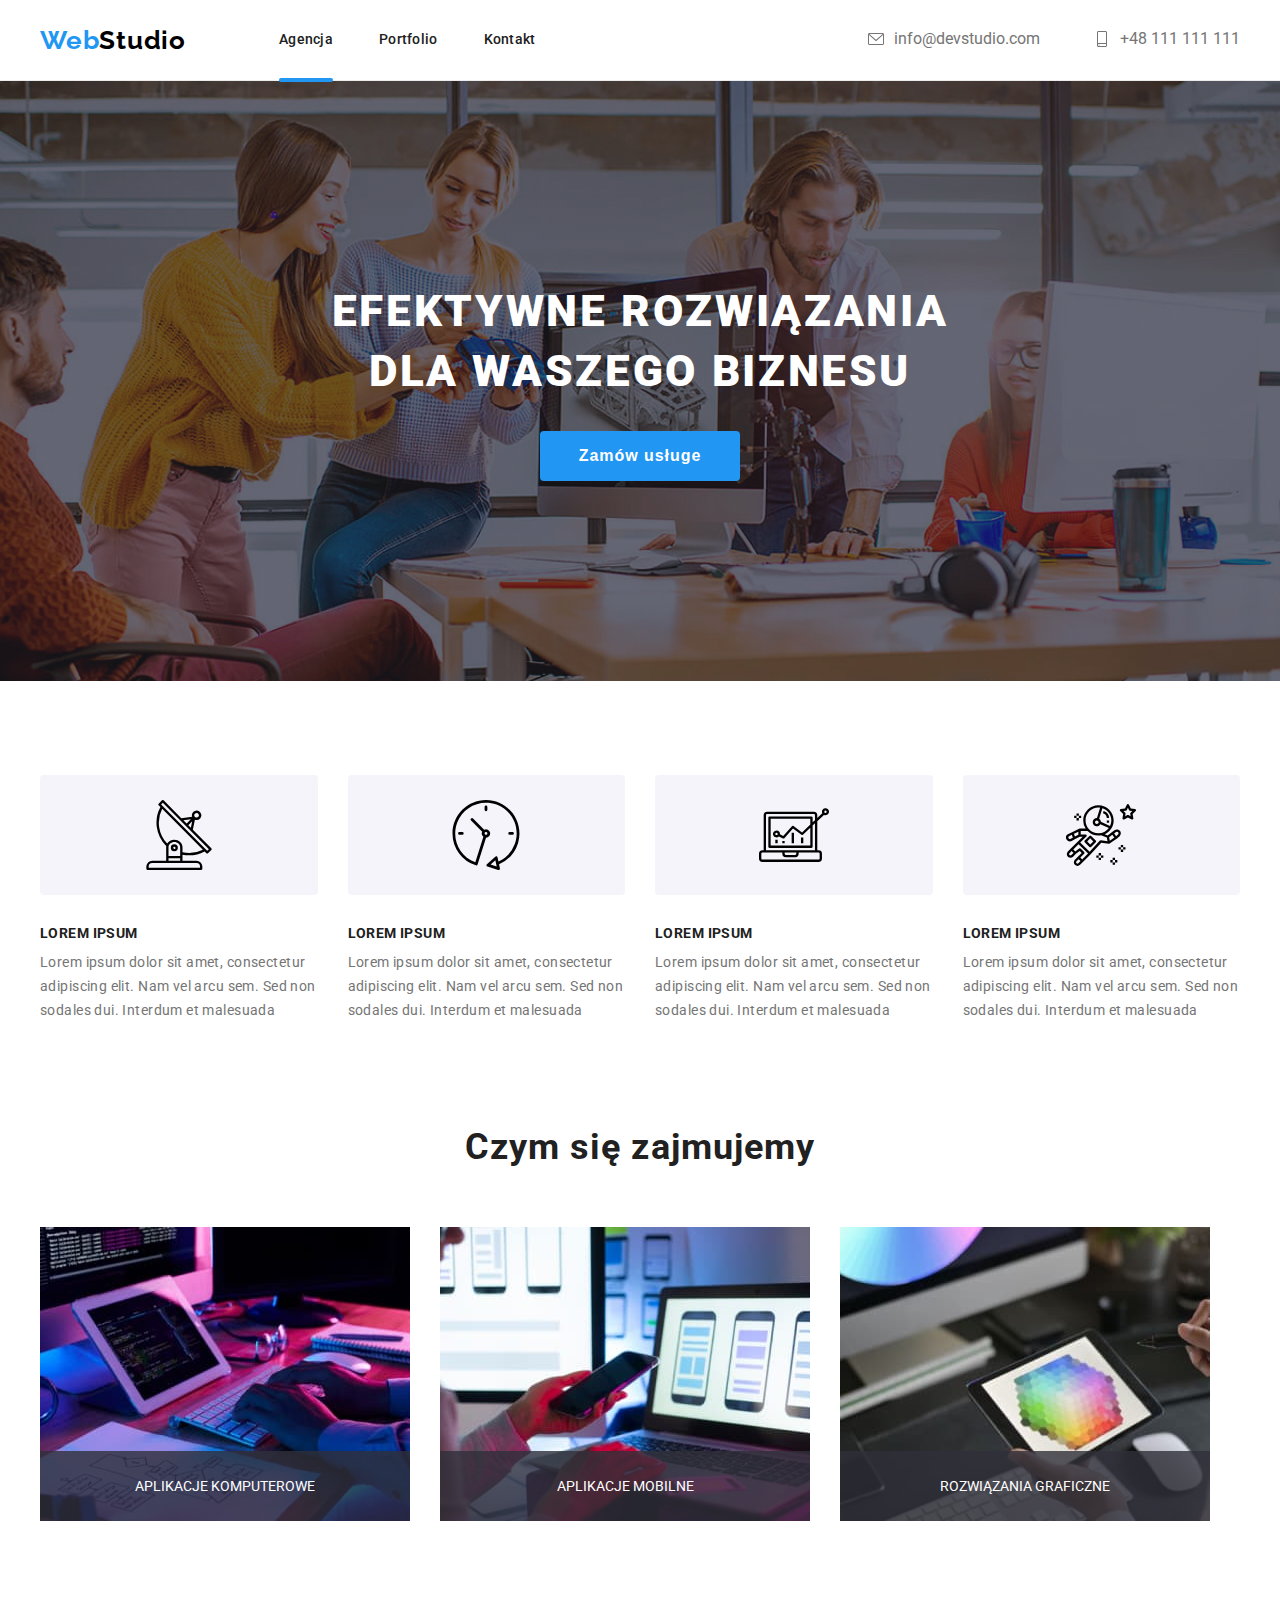
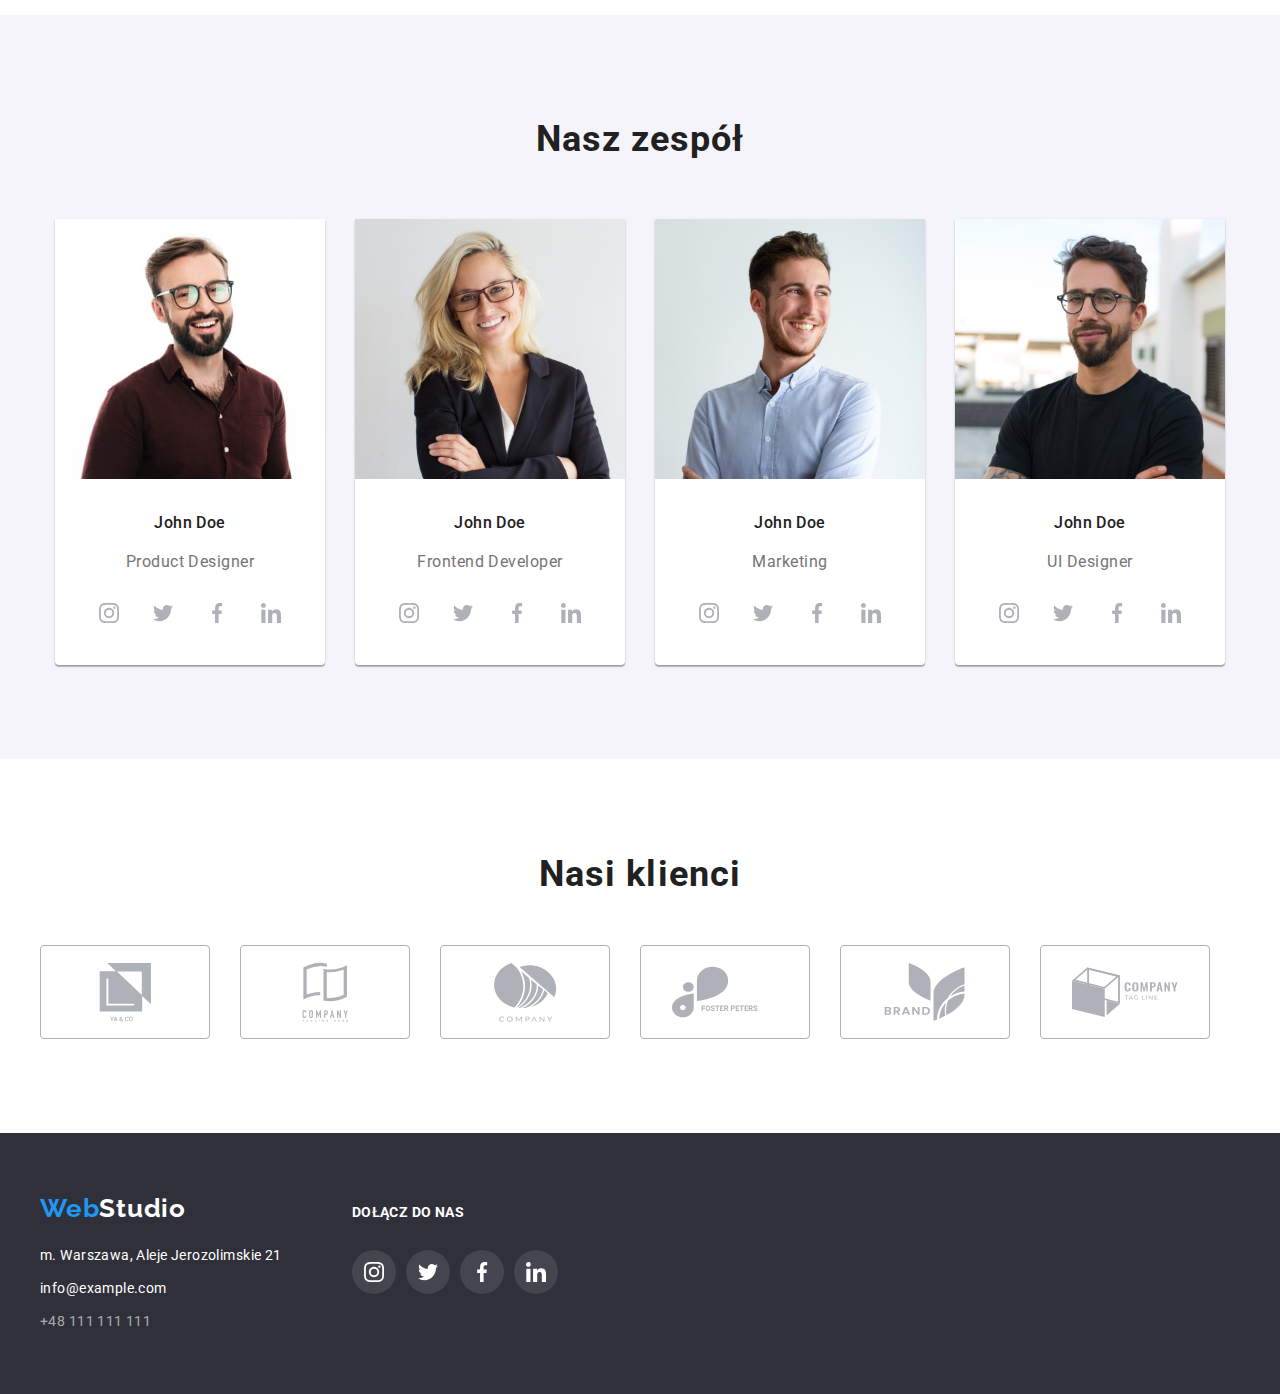
<file: index.html>
<!DOCTYPE html>
<html lang="pl">
  <head>
    <meta charset="UTF-8" />
    <meta http-equiv="X-UA-Compatible" content="IE=edge" />
    <meta name="viewport" content="width=device-width, initial-scale=1.0" />
    <link rel="stylesheet" href="https://cdnjs.cloudflare.com/ajax/libs/modern-normalize/1.0.0/modern-normalize.min.css"
    integrity="sha512-ISS7cAi1PEhQ8jnbJpJZMd29NlhNj4AWYyLOSp2CE/CsHxTCu+r+t0D2yoJudVrd0/8fTVPUVDzY5Tvli75u/g=="
    crossorigin="anonymous">
    <title>Document</title>
    <link rel="stylesheet" href="./css/styles.css" />
    <link rel="preconnect" href="https://fonts.googleapis.com">
<link rel="preconnect" href="https://fonts.gstatic.com" crossorigin>
<link href="https://fonts.googleapis.com/css2?family=Raleway:wght@700&family=Roboto:wght@400;500;700;900&display=swap" rel="stylesheet">

  </head>
  <body>
    <header class="header">
      <div class="container">
       <div class="nav-wrapper-flex">
        <div class="logo">
          <a class="navigation-logo" href="index.html">Web<span class="navigation-logo-second">Studio</span>
          </a>
        </div>
            <nav class="navigation">
            <ul class="navigation-list">
              <li class="navigation-list-item underline"><a class="navigation-list-item-link" href="index.html">Agencja</a></li>
              <li class="navigation-list-item"><a class="navigation-list-item-link" href="portfolio.html"> Portfolio</a></li>
              <li class="navigation-list-item">Kontakt</li>
            </ul>
            </nav>
        </div>
          <ul class="main-contacts">
          <li>
            <a class="address-mail" href="mailto:info@devstudio.com">
              <div class="nav-icon">
                <svg width="16px" height="16px" class="contact-icons">
                  <use href="./images/icons.svg#icon-envelope">
                  </use> 
                </svg> 
                info@devstudio.com   
              </div>
            </a>
          </li>
          <li>
            <a class="address-phone-number" href="tel:+48 111 111 111">
              <div class="nav-icon" >
                <svg width="16px" height="16px" class="contact-icons">
                  <use href="./images/icons.svg#icon-smartphone">
                  </use>
                </svg>
                +48 111 111 111 
              </div>
            </a>
          </li>
          </ul>
          
        </div>
    </header>
    <main>
      <div class="banner">
        <div class="container">
        <h1>EFEKTYWNE ROZWIĄZANIA <br> DLA WASZEGO BIZNESU</h1>
        <button class="main-btn" type="button" data-modal-open>Zamów usługe</button>
          <div class="backdrop is-hidden"data-modal>
            <div class="modal">
              <button type="button" class="close-btn" data-modal-close>
                <svg width="11px" height="11px">
                  <use href="./images/icons.svg#icon-Vector"></use>
                </svg>
              </button>
            </div>
          </div>
        </div>
      </div>
      <section class="section">
      <div class="container">
        <ul class="asset-list">
          <li class="asset-list-item">
            <div class="icon-asset">
              <svg width="70px" height="70px" viewBox="0 0 70 70">
              <use href="./images/icons.svg#icon-antenna-1"></use>
              </svg>
            </div>
            <h4>LOREM IPSUM</h4>
            <p class="asset-list-description">
              Lorem ipsum dolor sit amet, consectetur adipiscing elit. Nam vel
              arcu sem. Sed non sodales dui. Interdum et malesuada
            </p>
          </li>
          <li  class="asset-list-item">
            <div class="icon-asset">
              <svg width="70px" height="70px" viewBox="0 0 70 70">
              <use href="./images/icons.svg#icon-clock-1"></use>
              </svg>
            </div>
            <h4>LOREM IPSUM</h4>
            <p class="asset-list-description">
              Lorem ipsum dolor sit amet, consectetur adipiscing elit. Nam vel
              arcu sem. Sed non sodales dui. Interdum et malesuada
            </p>
          </li>
          <li class="asset-list-item">
            <div class="icon-asset">
              <svg width="70px" height="70px" viewBox="0 0 70 70">
              <use href="./images/icons.svg#icon-diagram-1"></use>
              </svg>
            </div>
            <h4>LOREM IPSUM</h4>
            <p class="asset-list-description">
              Lorem ipsum dolor sit amet, consectetur adipiscing elit. Nam vel
              arcu sem. Sed non sodales dui. Interdum et malesuada
            </p>
          </li>
          <li class="asset-list-item">
            <div class="icon-asset">
              <svg width="70px" height="70px" viewBox="0 0 70 70">
              <use href="./images/icons.svg#icon-astronaut-1"></use>
              </svg>
            </div>
            <h4>LOREM IPSUM</h4>
            <p class="asset-list-description">
              Lorem ipsum dolor sit amet, consectetur adipiscing elit. Nam vel
              arcu sem. Sed non sodales dui. Interdum et malesuada
            </p>
          </li>
        </ul>
      </div>
      </section>
      <section class="section no-padding-top">
        <div class="container">
        <h2>Czym się zajmujemy</h2>
        <ul class="images-list">
          <li class="service">
            <div class="subtitle">
                Aplikacje komputerowe
            </div>
            <img
              src="images/img.jpg"
              alt="pisanie na klawiaturze"
              width="370"
              height="294"
            />
            
          </li>
          <li class="service">
            <div class="subtitle">
                Aplikacje mobilne
            </div>
            <img
              src="images/box 2.jpg"
              alt="telefon w dłoni"
              width="370"
              height="294"
            />
            
          </li>
          <li class="service">
            <div class="subtitle">
                Rozwiązania graficzne
            </div>
            <img
              src="images/box 3.jpg"
              alt="tablet w dłoni"
              width="370"
              height="294"
            />
            
          </li>
        </ul>
        </div>
      </section>
      <section class="section our-team">
        <div class="container">
          <h2>Nasz zespół</h2>
        <ul class="team-list team">
          <li class="team-list-item">
        <figure>
            <img class="team-images" src="images/zespół1.jpg" alt="john doe" 
            width =270px
             height= 260px/>
             <figcaption class="center-name">
            <p class="team-member">John Doe</p>
            <p class="team-member-job">Product Designer</p>
          </figcaption>
          <ul class="team-social-links">
            <li class="padding-team">
              <a class="team-social-icon" href="">
              <svg class="social-icon">
              <use width="20" height="20" href="./images/icons.svg#icon-instagram-2"></use>
              </svg>
            </a>
            </li>
            <li class="padding-team">
              <div class="team-social-icon">
              <svg class="social-icon">
              <use width="20" height="20" href="./images/icons.svg#icon-twitter-1"></use>
              </svg>
              </div>
            </li>
            <li class="padding-team">
              <div class="team-social-icon">
              <svg class="social-icon">
              <use width="20" height="20" href="./images/icons.svg#icon-facebook-1"></use>
              </svg>
              </div>
            </li>
            <li class="padding-team">
              <div class="team-social-icon">
              <svg class="social-icon">
              <use width="20" height="20" href="./images/icons.svg#icon-linkedin-1"></use>
              </svg>
              </div>
            </li>
          </ul>
          </figure>
          </li>
          <li class="team-list-item">
            <figure>
            <img  class="team-images" src="images/zespół2.jpg" alt="john doe" width =270px
             height= 260px/>
             <figcaption class="center-name">
            <p class="team-member">John Doe</p>
            <p class="team-member-job">Frontend Developer</p>
          </figcaption>
          <ul class="team-social-links">
            <li class="padding-team">
              <a class="team-social-icon" href="">
              <svg class="social-icon">
              <use width="20" height="20" href="./images/icons.svg#icon-instagram-2"></use>
              </svg>
            </a>
            </li>
            <li class="padding-team">
              <div class="team-social-icon">
              <svg class="social-icon">
              <use width="20" height="20" href="./images/icons.svg#icon-twitter-1"></use>
              </svg>
              </div>
            </li>
            <li class="padding-team">
              <div class="team-social-icon">
              <svg class="social-icon">
              <use width="20" height="20" href="./images/icons.svg#icon-facebook-1"></use>
              </svg>
              </div>
            </li>
            <li class="padding-team">
              <div class="team-social-icon">
              <svg class="social-icon">
              <use width="20" height="20" href="./images/icons.svg#icon-linkedin-1"></use>
              </svg>
              </div>
            </li>
          </ul>
          </figure>
          </li>
          <li class="team-list-item">
              <figure>
            <img class="team-images" src="images/zespół3.jpg" alt="john doe" width =270px
             height= 260px/>
             <figcaption class="center-name">
            <p class="team-member">John Doe</p>
            <p class="team-member-job">Marketing</p>
          </figcaption>
          <ul class="team-social-links">
            <li class="padding-team">
              <a class="team-social-icon" href="">
              <svg class="social-icon">
              <use width="20" height="20" href="./images/icons.svg#icon-instagram-2"></use>
              </svg>
            </a>
            </li>
            <li class="padding-team">
              <div class="team-social-icon">
              <svg class="social-icon">
              <use width="20" height="20" href="./images/icons.svg#icon-twitter-1"></use>
              </svg>
              </div>
            </li>
            <li class="padding-team">
              <div class="team-social-icon">
              <svg class="social-icon">
              <use width="20" height="20" href="./images/icons.svg#icon-facebook-1"></use>
              </svg>
              </div>
            </li>
            <li class="padding-team">
              <div class="team-social-icon">
              <svg class="social-icon">
              <use width="20" height="20" href="./images/icons.svg#icon-linkedin-1"></use>
              </svg>
              </div>
            </li>
          </ul>
          </figure>
          </li>
          <li class="team-list-item">
              <figure>
            <img class="team-images" src="images/zespół4.jpg" alt="john doe" width =270px
             height= 260px/>
             <figcaption class="center-name">
            <p class="team-member">John Doe</p>
            <p class="team-member-job">UI Designer</p>
          </figcaption>
          <ul class="team-social-links">
            <li class="padding-team">
              <a class="team-social-icon" href="">
              <svg class="social-icon">
              <use width="20" height="20" href="./images/icons.svg#icon-instagram-2"></use>
              </svg>
            </a>
            </li>
            <li class="padding-team">
              <div class="team-social-icon">
              <svg class="social-icon">
              <use width="20" height="20" href="./images/icons.svg#icon-twitter-1"></use>
              </svg>
              </div>
            </li>
            <li class="padding-team">
              <div class="team-social-icon">
              <svg class="social-icon">
              <use width="20" height="20" href="./images/icons.svg#icon-facebook-1"></use>
              </svg>
              </div>
            </li>
            <li class="padding-team">
              <div class="team-social-icon">
              <svg class="social-icon">
              <use width="20" height="20" href="./images/icons.svg#icon-linkedin-1"></use>
              </svg>
              </div>
            </li>
          </ul>
          </figure>
          </li>
        </ul>
        </div>
      </section>
      <section class="section no-padding-top">
        <div class="container ">
            <h2 class="our-clients ">Nasi klienci</h2>
            <ul class="clients">
              <li class="clients-icons">
                 <svg width="106px" height="60px">
                  <use href="./images/icons.svg#icon-klient1"></use>
                 </svg>
              </li>
              <li class="clients-icons">
                 <svg width="106px" height="60px" >
                  <use href="./images/icons.svg#icon-klient2"></use>
                 </svg>
              </li>
              <li class="clients-icons">
                 <svg width="106px" height="60px">
                  <use href="./images/icons.svg#icon-klient3"></use>
                 </svg>
              </li>
              <li class="clients-icons">
                 <svg width="106px" height="60px">
                  <use href="./images/icons.svg#icon-klient4"></use>
                 </svg>
              </li>
              <li class="clients-icons">
                 <svg width="106px" height="60px">
                  <use href="./images/icons.svg#icon-klient5"></use>
                 </svg>
              </li>
              <li class="clients-icons">
                 <svg width="106px" height="60px">
                  <use href="./images/icons.svg#icon-klient6"></use>
                 </svg>
              </li>
            </ul>
        </div>  
      </section>
    </main>
    <footer>
    <div class="container footer-block">
      <div class="footer-description">
                   <a class="navigation-logo" href="index.html" >Web<span class="navigation-logo-second-footer">Studio</span></span>
                    </a>      
         <div class="footer-info">
           <address>
              <p class="address-footer">
                m. Warszawa, Aleje Jerozolimskie 21</p>
            <ul class="contacts-footer">
             <li>   <a class="address-mail-footer" href="mailto:info@example.com">info@example.com</a> 
              </li>
              <li> <a class="address-phone-number-footer" href="tel:+48 111 111 111">+48 111 111 111</a> 
              </li>
            </ul>
            </address>
          </div>
          </div>
      <div class="footer-social-media">
        <h4 class="footer-join-us">Dołącz do nas</h4>
          <ul class="team-social-links">
            <li class="footer-media-icons">
              <svg width="20" height="20">
                <use href="./images/icons.svg#icon-instagram-2"></use>
              </svg>
            </li>
            <li class="footer-media-icons">
              <svg width="20" height="20">
                <use href="./images/icons.svg#icon-twitter-1"></use>
              </svg>
            </li>
            <li class="footer-media-icons">
              <svg width="20" height="20">
                <use  href="./images/icons.svg#icon-facebook-1"></use>
              </svg>
            </li>
            <li class="footer-media-icons">
              <svg width="20" height="20">
                <use href="./images/icons.svg#icon-linkedin-1"></use>
              </svg>
            </li>
          </ul>
      </div>
   
    </div>
    </footer>
    <script src="./js/modal.js"></script>
  </body>
</html>
</file>
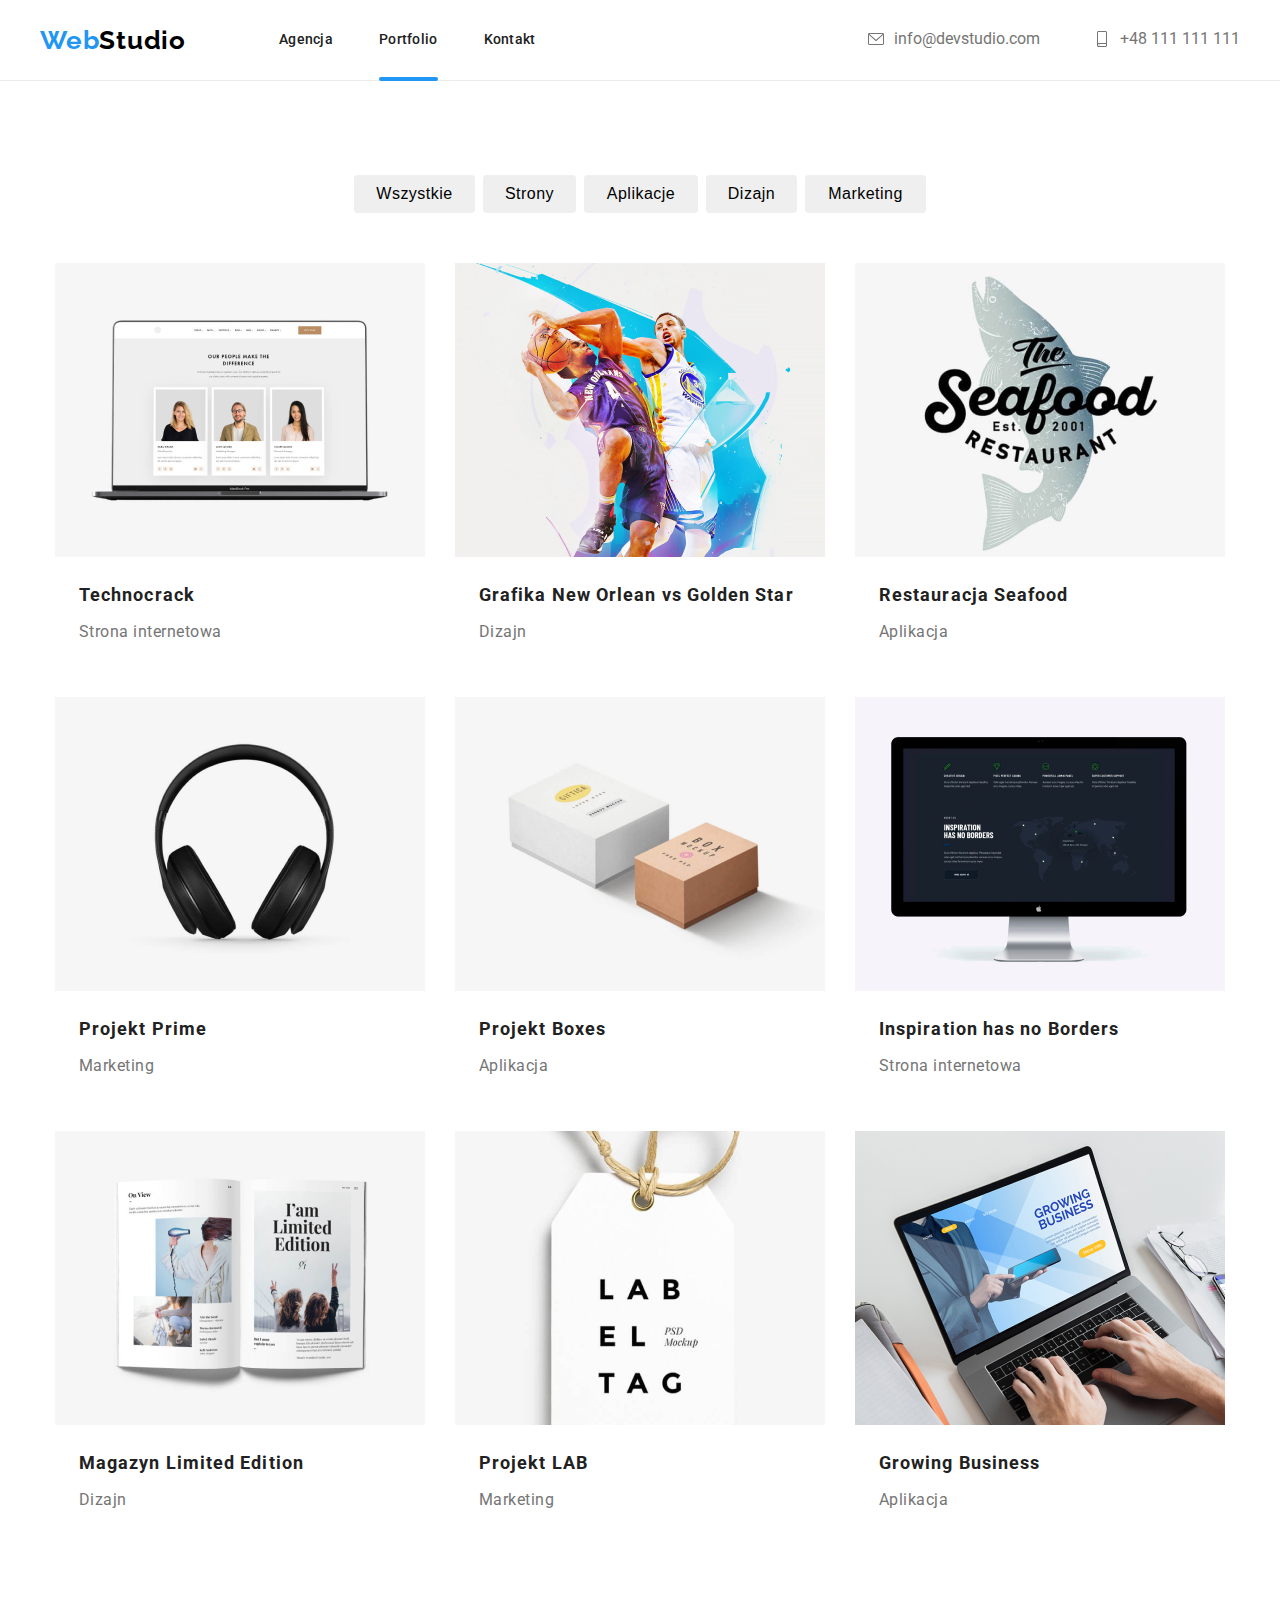
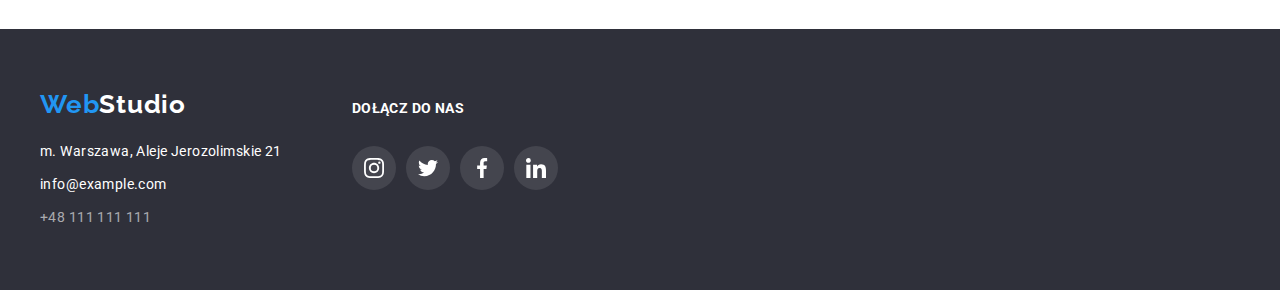
<file: portfolio.html>
<!DOCTYPE html>
<html lang="pl">
  <head>
    <meta charset="UTF-8" />
    <meta http-equiv="X-UA-Compatible" content="IE=edge" />
    <meta name="viewport" content="width=device-width, initial-scale=1.0" />
    <link rel="stylesheet" href="https://cdnjs.cloudflare.com/ajax/libs/modern-normalize/1.0.0/modern-normalize.min.css"
    integrity="sha512-ISS7cAi1PEhQ8jnbJpJZMd29NlhNj4AWYyLOSp2CE/CsHxTCu+r+t0D2yoJudVrd0/8fTVPUVDzY5Tvli75u/g=="
    crossorigin="anonymous">
    <title>Portfolio</title>  
    
    <link rel="stylesheet" href="./css/styles.css" />
    <link rel="preconnect" href="https://fonts.googleapis.com" />
    <link rel="preconnect" href="https://fonts.gstatic.com" crossorigin />
    <link
      href="https://fonts.googleapis.com/css2?family=Raleway:wght@700&family=Roboto:wght@400;500;700;900&display=swap"
      rel="stylesheet"
    />
  
  </head>
  <body>
    <header class="header">
      <div class="container">
       <div class="nav-wrapper-flex">
        <div class="logo">
          <a class="navigation-logo" href="index.html">Web<span class="navigation-logo-second">Studio</span>
          </a>
        </div>
            <nav class="navigation">
            <ul class="navigation-list">
              <li class="navigation-list-item"><a class="navigation-list-item-link" href="index.html">Agencja</a></li>
              <li class="navigation-list-item "><a class="navigation-list-item-link underline" href="portfolio.html"> Portfolio</a></li>
              <li class="navigation-list-item">Kontakt</li>
            </ul>
            </nav>
        </div>
          <ul class="main-contacts">
          <li>
            <a class="address-mail" href="mailto:info@devstudio.com">
              <div class="nav-icon">
                <svg width="16px" height="16px" class="contact-icons">
                  <use href="./images/icons.svg#icon-envelope">
                  </use> 
                </svg> 
                info@devstudio.com   
              </div>
            </a>
          </li>
          <li>
            <a class="address-phone-number" href="tel:+48 111 111 111">
              <div class="nav-icon" >
                <svg width="16px" height="16px" class="contact-icons">
                  <use href="./images/icons.svg#icon-smartphone">
                  </use>
                </svg>
                +48 111 111 111 
              </div>
            </a>
          </li>
          </ul>
          
        </div>
    </header>
    <main>
       <section class="section">
        <div class="container">
      
        
        <ul class="buttons-list">
          <li class="buttons-list-item">
            <button class="first-btn" type="button">Wszystkie</button>
          </li>
          <li class="buttons-list-item">
            <button class="second-btn" type="button">Strony</button>
          </li>
          <li class="buttons-list-item">
            <button class="third-btn" type="button">Aplikacje</button>
          </li>
          <li class="buttons-list-item">
            <button class="fourth-btn" type="button">Dizajn</button>
          </li>
          <li class="buttons-list-item">
            <button class="fifth-btn" type="button">Marketing</button>
          </li>
        </ul>
      
    </div>
    <div class="container">
      <div class="images">
        <ul class="images-list-portfolio">
          <li class="images-list-item">
           
            <figure>  <div class="overlay-box">          
              <div class="overlay">
                <p class="overlay-description">
                  Technocrack jest popularną platformą wykorzystywaną do
                  rozpowszechniania koronawirusa. Firmy wykorzystują tę
                  platformę do celów szpiegowskich i ataków na niezabezpieczone
                  serwery konkurencji
                </p>
              </div>
              <img class="project-images"
              src="images/strona internetowa.jpg"
              alt="laptop"
              width="370"
              height="294"
              />
            </div>
             <figcaption class="images-description">
              <p class="image-title">Technocrack</p>
              <p class="image-subtitle">Strona internetowa</p>
              </figcaption>
           </figure>
          
          </li>
          <li class="images-list-item">           
           <figure> 
            <div class="overlay-box">
              <div class="overlay">
                <p class="overlay-description">
                  Technocrack jest popularną platformą wykorzystywaną do
                  rozpowszechniania koronawirusa. Firmy wykorzystują tę
                  platformę do celów szpiegowskich i ataków na niezabezpieczone
                  serwery konkurencji
                </p>
              </div>
              <img class="project-images"
              src="images/dizajn.jpg"
              alt="koszykarze"
              width="370"
              height="294"
              />
            </div>
             <figcaption class="images-description">
              <p class="image-title">Grafika New Orlean vs Golden Star</p>
              <p  class="image-subtitle">Dizajn</p>
              </figcaption>
            </figure>
          </li>
          <li class="images-list-item">            
           <figure>
            <div class="overlay-box">
              <div class="overlay">
                <p class="overlay-description">
                  Technocrack jest popularną platformą wykorzystywaną do
                  rozpowszechniania koronawirusa. Firmy wykorzystują tę
                  platformę do celów szpiegowskich i ataków na niezabezpieczone
                  serwery konkurencji
                </p>
              </div>
              <img class="project-images"
              src="images/aplikacja.jpg"
              alt="logo-restauracji"
              width="370"
              height="294"
              /> 
            </div>            
             <figcaption class="images-description">
              <p class="image-title">Restauracja Seafood</p>
              <p  class="image-subtitle">Aplikacja</p>
             </figcaption>
           </figure>
          </li>
          <li class="images-list-item">
           <figure>
            <div class="overlay-box">
              <div class="overlay">
                <p class="overlay-description">
                  Technocrack jest popularną platformą wykorzystywaną do
                  rozpowszechniania koronawirusa. Firmy wykorzystują tę
                  platformę do celów szpiegowskich i ataków na niezabezpieczone
                  serwery konkurencji
                </p>
              </div>
            <img class="project-images"
              src="images/marketing.jpg"
              alt="słuchawki"
              width="370"
              height="294"
            /> 
            </div>
             <figcaption class="images-description">
              <p class="image-title">Projekt Prime</p>
              <p  class="image-subtitle">Marketing</p>
             </figcaption>
           </figure>
          </li>
          <li class="images-list-item">
            <figure>
              <div class="overlay-box">
               <div class="overlay">
                <p class="overlay-description">
                  Technocrack jest popularną platformą wykorzystywaną do
                  rozpowszechniania koronawirusa. Firmy wykorzystują tę
                  platformę do celów szpiegowskich i ataków na niezabezpieczone
                  serwery konkurencji
                </p>
              </div>
            <img class="project-images"
              src="images/aplikacja2.jpg"
              alt="pudełka"
              width="370"
              height="294"
            /> 
           </div>
            <figcaption class="images-description">
            <p class="image-title">Projekt Boxes</p>
            <p  class="image-subtitle">Aplikacja</p>
          </figcaption>
         </figure>
          </li>
          <li class="images-list-item">
           <figure>
            <div class="overlay-box">
            <div class="overlay">
                <p class="overlay-description">
                  Technocrack jest popularną platformą wykorzystywaną do
                  rozpowszechniania koronawirusa. Firmy wykorzystują tę
                  platformę do celów szpiegowskich i ataków na niezabezpieczone
                  serwery konkurencji
                </p>
              </div>
            <img class="project-images"
              src="images/strona internetowa 2 .jpg"
              alt="monitor"
              width="370"
              height="294"
            /> 
            </div>
            <figcaption class="images-description">
            <p class="image-title">Inspiration has no Borders</p>
            <p  class="image-subtitle">Strona internetowa</p>
          </figcaption>
         </figure>
          </li>
          <li class="images-list-item">
            <figure>
              <div class="overlay-box">
              <div class="overlay">
                <p class="overlay-description">
                  Technocrack jest popularną platformą wykorzystywaną do
                  rozpowszechniania koronawirusa. Firmy wykorzystują tę
                  platformę do celów szpiegowskich i ataków na niezabezpieczone
                  serwery konkurencji
                </p>
              </div>
            <img class="project-images"
              src="images/dizajn2.jpg"
              alt="Magazyn"
              width="370"
              height="294"
            /> 
          </div>            
            <figcaption class="images-description">
            <p class="image-title">Magazyn Limited Edition</p>
            <p  class="image-subtitle">Dizajn</p>
          </figcaption>
          </figure>
          </li>
          <li class="images-list-item ">
            <figure>
              <div class="overlay-box">
              <div class="overlay">
                <p class="overlay-description">
                  Technocrack jest popularną platformą wykorzystywaną do
                  rozpowszechniania koronawirusa. Firmy wykorzystują tę
                  platformę do celów szpiegowskich i ataków na niezabezpieczone
                  serwery konkurencji
                </p>
              </div>
            <img class="project-images"
              src="images/marketing2.jpg"
              alt="metka"
              width="370"
              height="294"
            /> 
          </div>            
            <figcaption class="images-description">
            <p class="image-title">Projekt LAB</p>
            <p  class="image-subtitle">Marketing</p>
          </figcaption>
         </figure> 
        </li>
        <li class="images-list-item ">
            <figure>
              <div class="overlay-box">
              <div class="overlay">
                <p class="overlay-description">
                  Technocrack jest popularną platformą wykorzystywaną do
                  rozpowszechniania koronawirusa. Firmy wykorzystują tę
                  platformę do celów szpiegowskich i ataków na niezabezpieczone
                  serwery konkurencji
                </p>
              </div>
          <img class="project-images"
              src="images/aplikacja3.jpg"
              alt="laptop"
              width="370"
              height="294"
            /> 
          </div>            
            <figcaption class="images-description">
            <p class="image-title">Growing Business</p>
            <p  class="image-subtitle">Aplikacja</p>
          </figcaption>
          </figure>
          </li>
        </ul>
      </div>
      </div>
      </section>
    </main>
     <footer>
    <div class="container footer-block">
      <div class="footer-description">
                   <a class="navigation-logo" href="index.html" >Web<span class="navigation-logo-second-footer">Studio</span></span>
                    </a>      
         <div class="footer-info">
           <address>
              <p class="address-footer">
                m. Warszawa, Aleje Jerozolimskie 21</p>
            <ul class="contacts-footer">
             <li>   <a class="address-mail-footer" href="mailto:info@example.com">info@example.com</a> 
              </li>
              <li> <a class="address-phone-number-footer" href="tel:+48 111 111 111">+48 111 111 111</a> 
              </li>
            </ul>
            </address>
          </div>
          </div>
      <div class="footer-social-media">
        <h4 class="footer-join-us">Dołącz do nas</h4>
          <ul class="team-social-links">
            <li class="footer-media-icons">
              <svg width="20" height="20">
                <use href="./images/icons.svg#icon-instagram-2"></use>
              </svg>
            </li>
            <li class="footer-media-icons">
              <svg width="20" height="20">
                <use href="./images/icons.svg#icon-twitter-1"></use>
              </svg>
            </li>
            <li class="footer-media-icons">
              <svg width="20" height="20">
                <use  href="./images/icons.svg#icon-facebook-1"></use>
              </svg>
            </li>
            <li class="footer-media-icons">
              <svg width="20" height="20">
                <use href="./images/icons.svg#icon-linkedin-1"></use>
              </svg>
            </li>
          </ul>
      </div>
   
    </div>
    </footer>
  </body>
</html>
</file>
<file: css/styles.css>
:root {
  --main-font: "Roboto", sans-serif;
  --secondary-font: "Raleway", sans-serif;
  --main-color: #2196f3;
  --brand-color: #212121;
  --second-color: #ffffff;
  --description-color: #757575;
  --background-color: #2f303a;
  --second-background-color: #f5f4fa;
  --icon-color: #afb1b8;
}

* {
  margin: 0;
  padding: 0;
}

body {
  font-family: var(--main-font);
  color: var(--brand-color);
  background: var(--second-color);
}

/*=== COMPONENT ====*/

.container {
  max-width: 1200px;
  margin: 0px auto;
  padding: 0px;
}

.section {
  padding-top: 94px;
  padding-bottom: 94px;
}

.address {
  font-style: normal;
}

a {
  text-decoration: none;
}

ul {
  list-style-type: none;
}

h1 {
  font-weight: 900;
  font-size: 44px;
  line-height: 1.364;
  color: var(--second-color);
  letter-spacing: 0.06em;
  margin-bottom: 30px;
}

h4 {
  font-weight: 700;
  font-size: 14px;
  line-height: 1.143;
  letter-spacing: 0.03em;
  text-transform: uppercase;
  color: var(--brand-color);
  margin-top: 0;
  margin-bottom: 10px;
}

h2 {
  font-weight: 700;
  font-size: 36px;
  line-height: 1.667;
  text-align: center;
  letter-spacing: 0.03em;
  color: var(--brand-color);
}
/*=== END COMPONENT ====*/

/* ===== HEADER ======*/
.navigation-logo {
  font-family: var(--secondary-font);
  font-weight: 700;
  font-size: 26px;
  line-height: 1.19;
  letter-spacing: 0.03em;
  text-decoration: none;
  color: var(--main-color);
}

.navigation-logo-second {
  font-family: var(--secondary-font);
  color: #000000;
}

.navigation,
.address {
  font-weight: 500;
  font-size: 14px;
  line-height: 1.14;
  letter-spacing: 0.02em;
}

.navigation-list-item-link {
  text-decoration: none;
  color: var(--brand-color);
}

.navigation-list-item-link:hover,
.navigation-list-item-link:focus,
.address-mail:hover,
.address-mail:focus,
.address-phone-number:hover,
.address-phone-number:focus,
.address-mail-footer:focus,
.address-mail-footer:hover,
.address-phone-number-footer:focus,
.address-phone-number-footer:hover {
  color: var(--main-color);
  transition: 250ms cubic-bezier(0.4, 0, 0.2, 1);
}

.address-phone-number,
.address-mail {
  color: var(--description-color);
  text-decoration: none;
  display: flex;
  align-items: center;
}
.contact-icons {
  margin-right: 10px;
}

.header > .container {
  display: flex;
  flex-direction: row;
  justify-content: space-between;
  align-items: center;
  height: 80px;
}

.header {
  border-bottom-width: 1px;
  border-bottom-style: solid;
  border-bottom-color: #ececec;
}

.navigation-list {
  display: flex;
  gap: 46px;
}

.main-contacts:last-child > li {
  margin-left: 50px;
}
.main-contacts > li {
  display: inline-block;
}
.nav-wrapper-flex {
  display: flex;
  align-items: center;
  justify-content: space-between;
  padding-top: 25px;
  padding-bottom: 25px;
}
.logo {
  margin-right: 93px;
}
.nav-icon {
  fill: var(--description-color);
  display: flex;
  justify-content: space-between;
  align-items: center;
}

.nav-icon:hover,
.nav-icon:focus {
  color: var(--main-color);
  fill: var(--main-color);
  transition: 250ms cubic-bezier(0.4, 0, 0.2, 1);
}
.underline {
  position: relative;
}
.underline::after {
  position: absolute;
  content: "";
  width: 100%;
  height: 4px;
  border-radius: 2px;
  background-color: var(--main-color);
  left: 0;
  top: 46px;
}

/*==== END HEADER ==== */

/*=== MAIN === */
.main-btn {
  width: 200px;
  height: 50px;
  font-weight: 700;
  font-size: 16px;
  line-height: 1.9;
  letter-spacing: 0.06em;
  cursor: pointer;
  background: var(--main-color);
  color: var(--second-color);
  border: none;
  border-radius: 4px;
  border: none;
}

.main-button:hover,
.main-button:focus {
  color: var(--second-color);
  background-color: var(--main-color);
  border-color: var(--main-color);
  box-shadow: 0px 4px 4px rgba(0, 0, 0, 0.15);
  border-radius: 4px;
  transition: 250ms cubic-bezier(0.4, 0, 0.2, 1);
}

.banner {
  height: 600px;
  background-color: var(--background-color);
  background-image: linear-gradient(
      to bottom,
      rgba(47, 48, 58, 0.4),
      rgba(47, 48, 58, 0.4)
    ),
    url("../images/backgroung_image.jpg");
  background-size: cover;
  background-position: center;
  background-repeat: no-repeat;
  display: flex;
  justify-content: center;
  align-items: center;
  text-align: center;
}

.asset-list {
  font-weight: 400;
  font-size: 14px;
  line-height: 1.71;
  letter-spacing: 0.03em;
  color: var(--description-color);
  display: flex;
  flex-direction: row;
  gap: 30px;
}
.no-padding-top {
  padding-top: 0px;
}
.section:first-child {
  padding-bottom: 0;
}

.team-member {
  font-weight: 500;
  font-size: 16px;
  line-height: 1.187;
  letter-spacing: 0.03em;
  color: var(--brand-color);
  text-align: center;
  margin-bottom: 10px;
  padding-top: 30px;
}

.team-member-job {
  padding-top: 10px;
}

.team-list-item {
  font-weight: 400;
  font-size: 16px;
  line-height: 1.187;
  letter-spacing: 0.03em;
  color: var(--description-color);
  text-align: center;
  box-shadow: 0px 1px 3px rgba(0, 0, 0, 0.12), 0px 1px 1px rgba(0, 0, 0, 0.14),
    0px 2px 1px rgba(0, 0, 0, 0.2);
  border-radius: 0px 0px 4px 4px;
  /*padding-bottom: 30px; */
}

.images-list {
  display: flex;
  flex-direction: row;
  gap: 30px;
  margin-top: 50px;
}
.images-list > li {
  height: 294px;
}
.service {
  position: relative;
}
.subtitle {
  position: absolute;
  width: 370px;
  height: 70px;
  top: 224px;
  display: flex;
  align-items: center;
  justify-content: center;
  background: rgba(47, 48, 58, 0.8);
  font-size: 14px;
  text-transform: uppercase;
  color: var(--second-color);
}

.team-list {
  padding-left: 0px;
  margin-left: 0px;
  display: flex;
  flex-direction: row;
  gap: 30px;
  margin-top: 50px;
  justify-content: center;
}
.our-team {
  background-color: var(--second-background-color);
  padding-bottom: 94px;
}
.team-list > li {
  background-color: var(--second-color);
}

.team-list-item > .team-images {
  margin-bottom: 30px;
  object-fit: cover;
}
.team {
  width: 1170px;
  margin: auto;
  padding-top: 50px;
  justify-content: center;
  background: var(--second-background-color);
}

.icon-asset {
  padding-left: 0px;
  margin-left: 0px;
  display: flex;
  flex-direction: row;
  gap: 30px;
  padding-bottom: 25px;
  padding-top: 25px;
  justify-content: center;
  border-radius: 4px;
  background-color: var(--second-background-color);
  margin-bottom: 30px;
}

.team-social-links {
  display: flex;
  gap: 10px;
  justify-content: center;
  align-items: center;
  padding-top: 20px;
}

.padding-team {
  padding-bottom: 30px;
}

.team-social-icon {
  display: flex;
  width: 44px;
  height: 44px;
  border-radius: 50%;
  align-items: center;
  justify-content: center;
  background-color: rgba(255, 255, 255, 0.1);
}

.team-social-icon:hover {
  background-color: var(--main-color);
  transition: 250ms cubic-bezier(0.4, 0, 0.2, 1);
}

.team-social-icon:hover svg {
  fill: var(--second-color);
  transition: 250ms cubic-bezier(0.4, 0, 0.2, 1);
}

.social-icon {
  fill: var(--icon-color);
  height: 20px;
  width: 20px;
}

.clients {
  width: 1170px;
  display: flex;
  flex-direction: row;
  gap: 30px;
  justify-content: center;
  align-items: center;
}

.clients-icons {
  border: 1px solid var(--icon-color);
  border-radius: 4px;
  width: 170px;
  height: 92px;
  display: flex;
  align-items: center;
  justify-content: center;
  fill: var(--icon-color);
  cursor: pointer;
}

.clients-icons:hover,
.clients-icons:focus {
  fill: var(--main-color);
  border-color: var(--main-color);
  transition: 250ms cubic-bezier(0.4, 0, 0.2, 1);
}
.our-clients {
  font-size: 36px;
  font-weight: 700;
  text-align: center;
  font-family: var(--main-font);
  padding-top: 94px;
  line-height: 1.17;
  padding-bottom: 50px;
}
/*===  END MAIN === */
/* ==== FOOTER === */
.address-phone-number-footer,
.address-mail-footer {
  font-weight: 400;
  font-size: 14px;
  line-height: 1.714;
  letter-spacing: 0.03em;
  font-style: normal;
  text-decoration: none;
  color: rgba(255, 255, 255, 0.6);
  padding-top: 9px;
  /* padding-bottom: 60px;*/
}

.address-phone-number-footer:hover,
.address-phone-number-footer:focus,
.address-mail-footer:hover,
.address-mail-footer:focus {
  color: var(--main-color);
  transition: 250ms cubic-bezier(0.4, 0, 0.2, 1);
}

.address-mail-footer {
  font-style: normal;
  font-weight: 400;
  font-size: 14px;
  line-height: 1.714;
  letter-spacing: 0.03em;
  text-decoration: none;
  color: var(--second-color);
}
.address-footer {
  font-style: normal;
  font-weight: 400;
  font-size: 14px;
  line-height: 1.714;
  letter-spacing: 0.03em;
  text-decoration: none;
  color: var(--second-color);
  padding-top: 20px;
  padding-bottom: 9px;
}
footer {
  display: flex;
  flex-direction: column;
  justify-content: flex-start;
  background-color: var(--background-color);
}

.footer-description {
  padding-top: 60px;
  padding-bottom: 60px;
}

.footer-info {
  display: flex;
  gap: 70px;
}

.contacts-footer {
  display: flex;
  flex-direction: column;
  gap: 9px;
}
.navigation-logo-second-footer {
  color: var(--second-color);
}
.footer-join-us {
  font-weight: 700;
  font-size: 14px;
  line-height: 1.1;
  letter-spacing: 0.03em;
  text-transform: uppercase;
  color: var(--second-color);
  padding-top: 72px;
}

.footer-social-media {
  display: flex;
  flex-direction: column;
  align-items: flex-start;
}

.footer-block {
  display: flex;
  gap: 70px;
  align-items: top;
  width: 100%;
}

.footer-media-icons {
  background-color: rgba(255, 255, 255, 0.1);
  border-radius: 50%;
  width: 44px;
  height: 44px;
  display: flex;
  align-items: center;
  justify-content: center;
  fill: var(--second-color);
  cursor: pointer;
}

.footer-media-icons:hover,
.footer-media-icons:focus {
  fill: var(--second-color);
  background-color: var(--main-color);
  transition: 250ms cubic-bezier(0.4, 0, 0.2, 1);
}

/* ==== END FOOTER === */

.first-btn {
  width: 121px;
  height: 38px;
  font-weight: 500;
  font-size: 16px;
  line-height: 1.6;
  letter-spacing: 0.03em;
  cursor: pointer;
  border: none;
  border-radius: 4px;
}

.second-btn {
  width: 93px;
  height: 38px;
  font-weight: 500;
  font-size: 16px;
  line-height: 1.6;
  letter-spacing: 0.03em;
  cursor: pointer;
  border: none;
  border-radius: 4px;
}

.third-btn {
  width: 114px;
  height: 38px;
  font-weight: 500;
  font-size: 16px;
  line-height: 1.6;
  letter-spacing: 0.03em;
  cursor: pointer;
  border: none;
  border-radius: 4px;
}

.fourth-btn {
  width: 91px;
  height: 38px;
  font-weight: 500;
  font-size: 16px;
  line-height: 1.6;
  letter-spacing: 0.03em;
  cursor: pointer;
  border: none;
  border-radius: 4px;
}

.fifth-btn {
  width: 121px;
  height: 38px;
  font-weight: 500;
  font-size: 16px;
  line-height: 1.6;
  letter-spacing: 0.03em;
  cursor: pointer;
  border: none;
  border-radius: 4px;
}

.first-btn:hover,
.second-btn:hover,
.third-btn:hover,
.fourth-btn:hover,
.fifth-btn:hover,
.first-btn:focus,
.second-btn:focus,
.third-btn:focus,
.fourth-btn:focus,
.fifth-btn:focus {
  color: var(--second-color);
  background: var(--main-color);
  box-shadow: 0px 3px 1px rgba(0, 0, 0, 0.1), 0px 1px 2px rgba(0, 0, 0, 0.08),
    0px 2px 2px rgba(0, 0, 0, 0.12);
  border-radius: 4px;
  border-color: var(--main-color);
  transition: 250ms cubic-bezier(0.4, 0, 0.2, 1);
}

.container > .buttons-list {
  display: flex;
  gap: 8px;
  justify-content: center;
  margin-bottom: 50px;
}
.image-title {
  font-weight: 700;
  font-size: 18px;
  line-height: 2;
  letter-spacing: 0.06em;
  color: var(--brand-color);
  text-align: left;
  margin-bottom: 0;
  padding: 0;
}
.image-subtitle {
  font-weight: 400;
  font-size: 16px;
  line-height: 1.875;
  letter-spacing: 0.03em;
  color: var(--description-color);
  text-align: left;
  margin-top: 4px;
}

.images-list-portfolio {
  display: flex;
  flex-wrap: wrap;
  gap: 30px;
  padding: 0;
  margin-bottom: 94px;
  justify-content: center;
}

figure > .project-images {
  object-fit: cover;
}
.project-images {
  display: block;
}

.images-description {
  padding: 20px 24px;
}
.images-list-item {
  background-color: var(--second-color);
}
.images-list-item:hover,
.images-list-item:focus {
  box-shadow: 0px 1px 1px rgba(0, 0, 0, 0.12), 0px 4px 4px rgba(0, 0, 0, 0.06),
    1px 4px 6px rgba(0, 0, 0, 0.16);
  cursor: pointer;
  transition: 250ms cubic-bezier(0.4, 0, 0.2, 1);
}
.overlay-box {
  position: relative;
  overflow: hidden;
}
.overlay {
  position: absolute;
  top: 0;
  left: 0;
  width: 100%;
  height: 100%;
  background-color: rgba(33, 150, 243, 0.9);
  transform: translatey(100%);
  transition: 250ms cubic-bezier(0.4, 0, 0.2, 1);
}
.overlay-description {
  color: rgba(255, 255, 255, 1);
  font-size: 18px;
  padding-top: 49px;
  padding-left: 24px;
  padding-right: 45px;
  padding-bottom: 49px;
  line-height: 28px;
}
.images-list-item:hover .overlay {
  transform: translatey(0);
}
/*===== OKNO MODALNE ===== */
.backdrop {
  width: 100%;
  height: 100%;
  background-color: rgba(0, 0, 0, 0.2);
  position: fixed;
  left: 0px;
  top: 0px;
  z-index: 3;
  transition: transform 500ms linear, visibility 500ms linear,
    opacity 500ms linear;
}
.modal {
  position: relative;
  top: 50%;
  left: 50%;
  transform: translate(-50%, -50%);
  width: 528px;
  height: 581px;
  background-color: white;
  box-shadow: 0px 1px 3px rgb(0 0 0 / 12%), 0px 1px 1px rgb(0 0 0 / 14%),
    0px 2px 1px rgb(0 0 0 / 20%);
  border-radius: 4px;
}
.close-btn {
  position: absolute;
  right: 9px;
  top: 9px;
  border-radius: 50%;
  border: 1px solid rgba(0, 0, 0, 0.1);
  background-color: #ffffff;
  cursor: pointer;
  width: 30px;
  height: 30px;
  display: flex;
  align-items: center;
  justify-content: center;
}

.is-hidden {
  background-color: rgba(0, 0, 0, 0.2);
  visibility: hidden;
  opacity: 0;
  position: absolute;
  width: 1600px;
  height: 100%;
  pointer-events: none;
  transform: scaleY(0);
}
</file>
